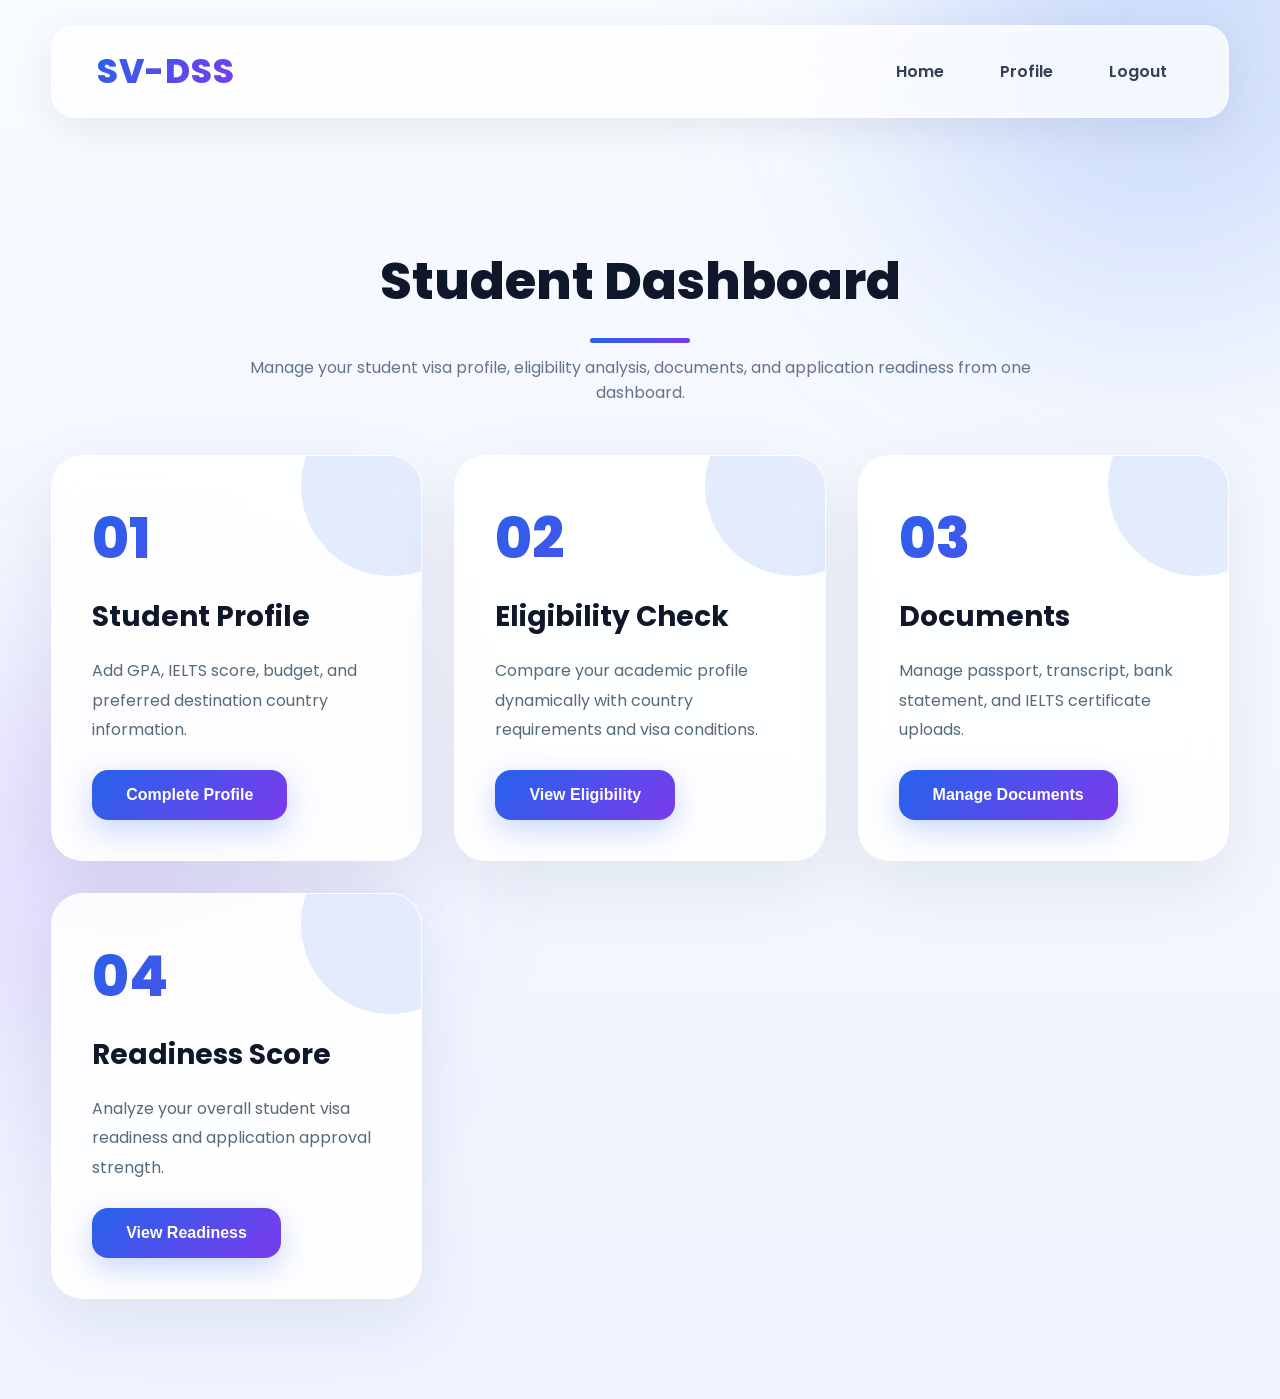
<file: dashboard.html>
<!DOCTYPE html>
<html lang="en">
<head>
    <meta charset="UTF-8">
    <meta name="viewport" content="width=device-width, initial-scale=1.0">
    <title>Dashboard</title>

    <link rel="stylesheet" href="css/style.css">

    <link href="https://fonts.googleapis.com/css2?family=Poppins:wght@300;400;500;600;700&display=swap" rel="stylesheet">
</head>
<body>

    <div class="navbar">

        <div class="logo">
            SV-DSS
        </div>

        <nav>
            <a href="index.html">Home</a>
            <a href="profile.html">Profile</a>
            <a href="login.html">Logout</a>
        </nav>

    </div>

    <div class="container">

        <h1 class="section-title">
            Student Dashboard
        </h1>

        <p style="text-align:center; max-width:800px; margin:auto; color:#64748b; margin-bottom:50px;">
            Manage your student visa profile, eligibility analysis,
            documents, and application readiness from one dashboard.
        </p>

        <div class="dashboard-grid">

            <div class="dashboard-card">

                <div class="card-value">
                    01
                </div>

                <h3>Student Profile</h3>

                <p>
                    Add GPA, IELTS score, budget, and preferred
                    destination country information.
                </p>

                <br>

                <a href="profile.html">
                    <button>
                        Complete Profile
                    </button>
                </a>

            </div>

            <div class="dashboard-card">

                <div class="card-value">
                    02
                </div>

                <h3>Eligibility Check</h3>

                <p>
                    Compare your academic profile dynamically with
                    country requirements and visa conditions.
                </p>

                <br>

                <a href="php/eligibility.php">
                    <button>
                        View Eligibility
                    </button>
                </a>

            </div>

            <div class="dashboard-card">

                <div class="card-value">
                    03
                </div>

                <h3>Documents</h3>

                <p>
                    Manage passport, transcript, bank statement,
                    and IELTS certificate uploads.
                </p>

                <br>

                <a href="documents.html">
                    <button>
                        Manage Documents
                    </button>
                </a>

            </div>

            <div class="dashboard-card">

                <div class="card-value">
                    04
                </div>

                <h3>Readiness Score</h3>

                <p>
                    Analyze your overall student visa readiness and
                    application approval strength.
                </p>

                <br>

                <a href="readiness.php">
                    <button>
                        View Readiness
                    </button>
                </a>

            </div>

        </div>

    </div>

</body>
</html>
</file>
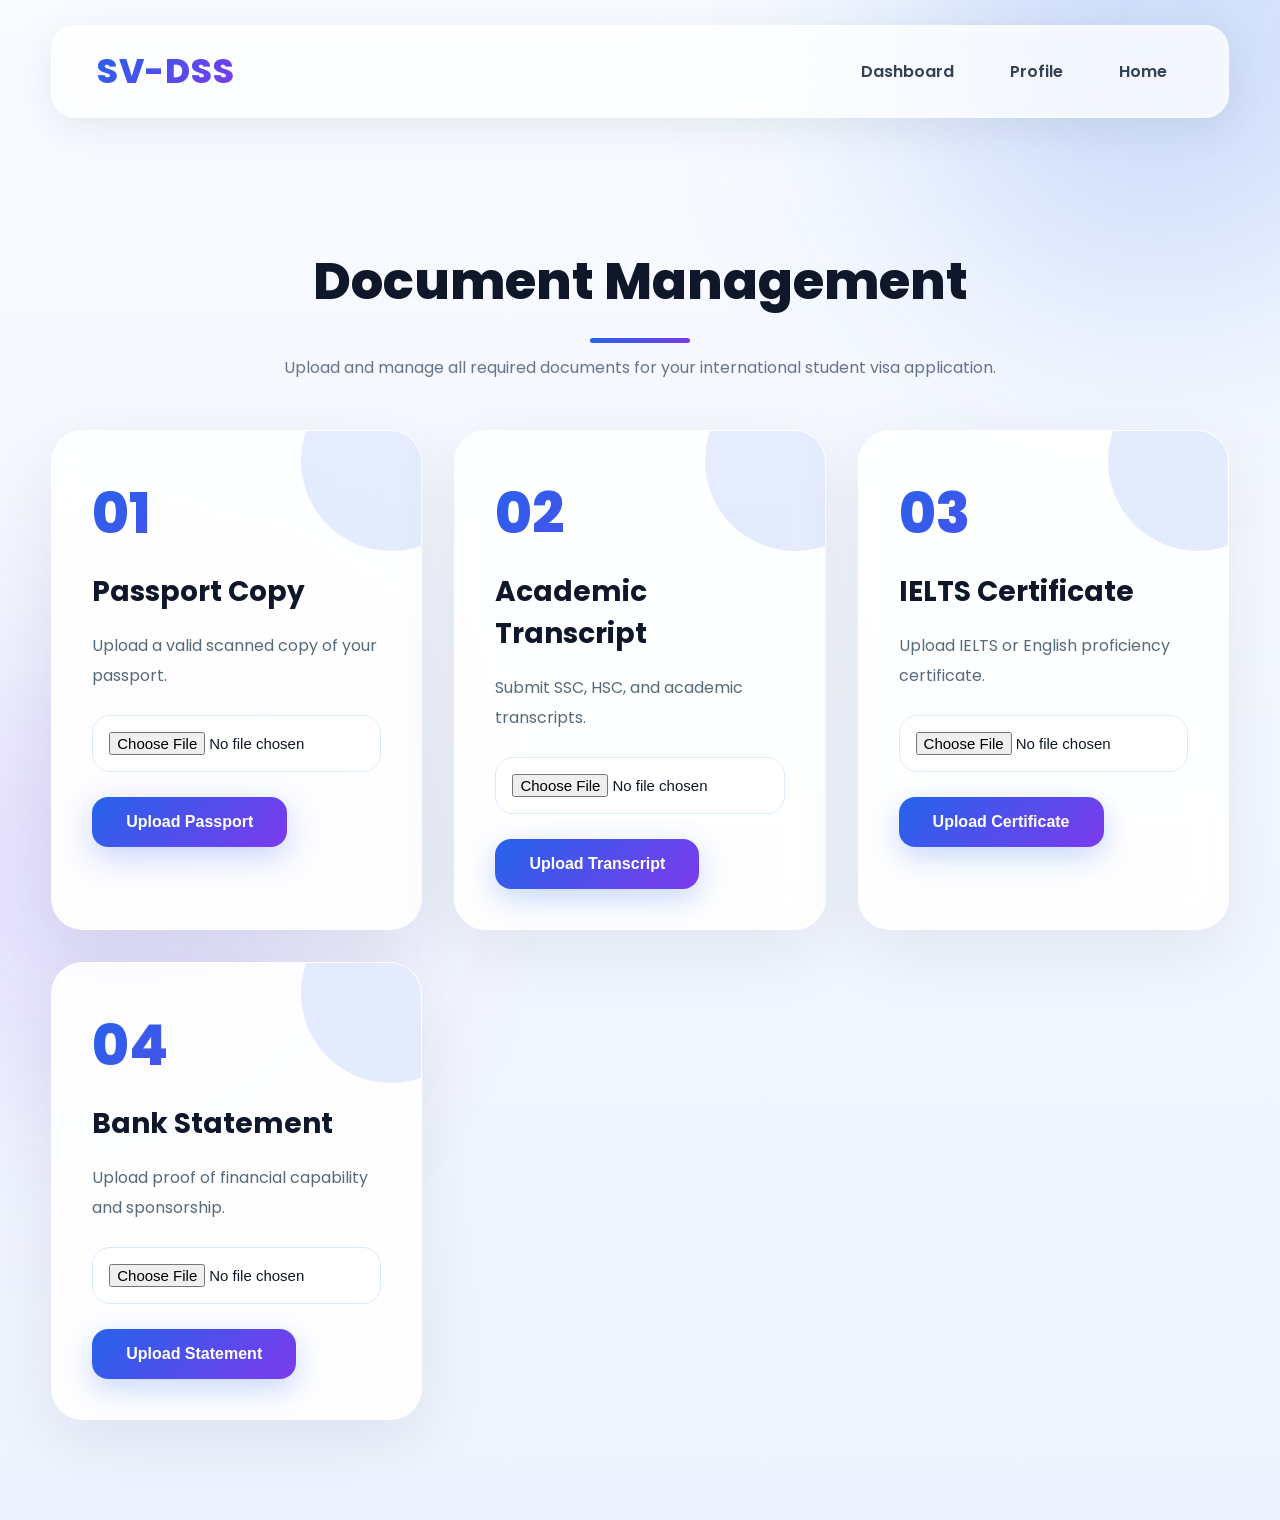
<file: documents.html>
<!DOCTYPE html>
<html lang="en">
<head>
    <meta charset="UTF-8">
    <meta name="viewport" content="width=device-width, initial-scale=1.0">
    <title>Documents</title>

    <link rel="stylesheet" href="css/style.css">

    <link href="https://fonts.googleapis.com/css2?family=Poppins:wght@300;400;500;600;700;800&display=swap" rel="stylesheet">
</head>
<body>

    <div class="navbar">

        <div class="logo">
            SV-DSS
        </div>

        <nav>
            <a href="dashboard.html">Dashboard</a>
            <a href="profile.html">Profile</a>
            <a href="index.html">Home</a>
        </nav>

    </div>

    <div class="container">

        <h1 class="section-title">
            Document Management
        </h1>

        <p style="
            text-align:center;
            max-width:800px;
            margin:auto;
            color:#64748b;
            margin-bottom:50px;
        ">
            Upload and manage all required documents
            for your international student visa application.
        </p>

        <div class="dashboard-grid">

            <div class="dashboard-card">

                <div class="card-value">
                    01
                </div>

                <h3>Passport Copy</h3>

                <p>
                    Upload a valid scanned copy of your passport.
                </p>

                <br>

                <input type="file">

                <br><br>

                <button>
                    Upload Passport
                </button>

            </div>

            <div class="dashboard-card">

                <div class="card-value">
                    02
                </div>

                <h3>Academic Transcript</h3>

                <p>
                    Submit SSC, HSC, and academic transcripts.
                </p>

                <br>

                <input type="file">

                <br><br>

                <button>
                    Upload Transcript
                </button>

            </div>

            <div class="dashboard-card">

                <div class="card-value">
                    03
                </div>

                <h3>IELTS Certificate</h3>

                <p>
                    Upload IELTS or English proficiency certificate.
                </p>

                <br>

                <input type="file">

                <br><br>

                <button>
                    Upload Certificate
                </button>

            </div>

            <div class="dashboard-card">

                <div class="card-value">
                    04
                </div>

                <h3>Bank Statement</h3>

                <p>
                    Upload proof of financial capability and sponsorship.
                </p>

                <br>

                <input type="file">

                <br><br>

                <button>
                    Upload Statement
                </button>

            </div>

        </div>

    </div>

</body>
</html>
</file>
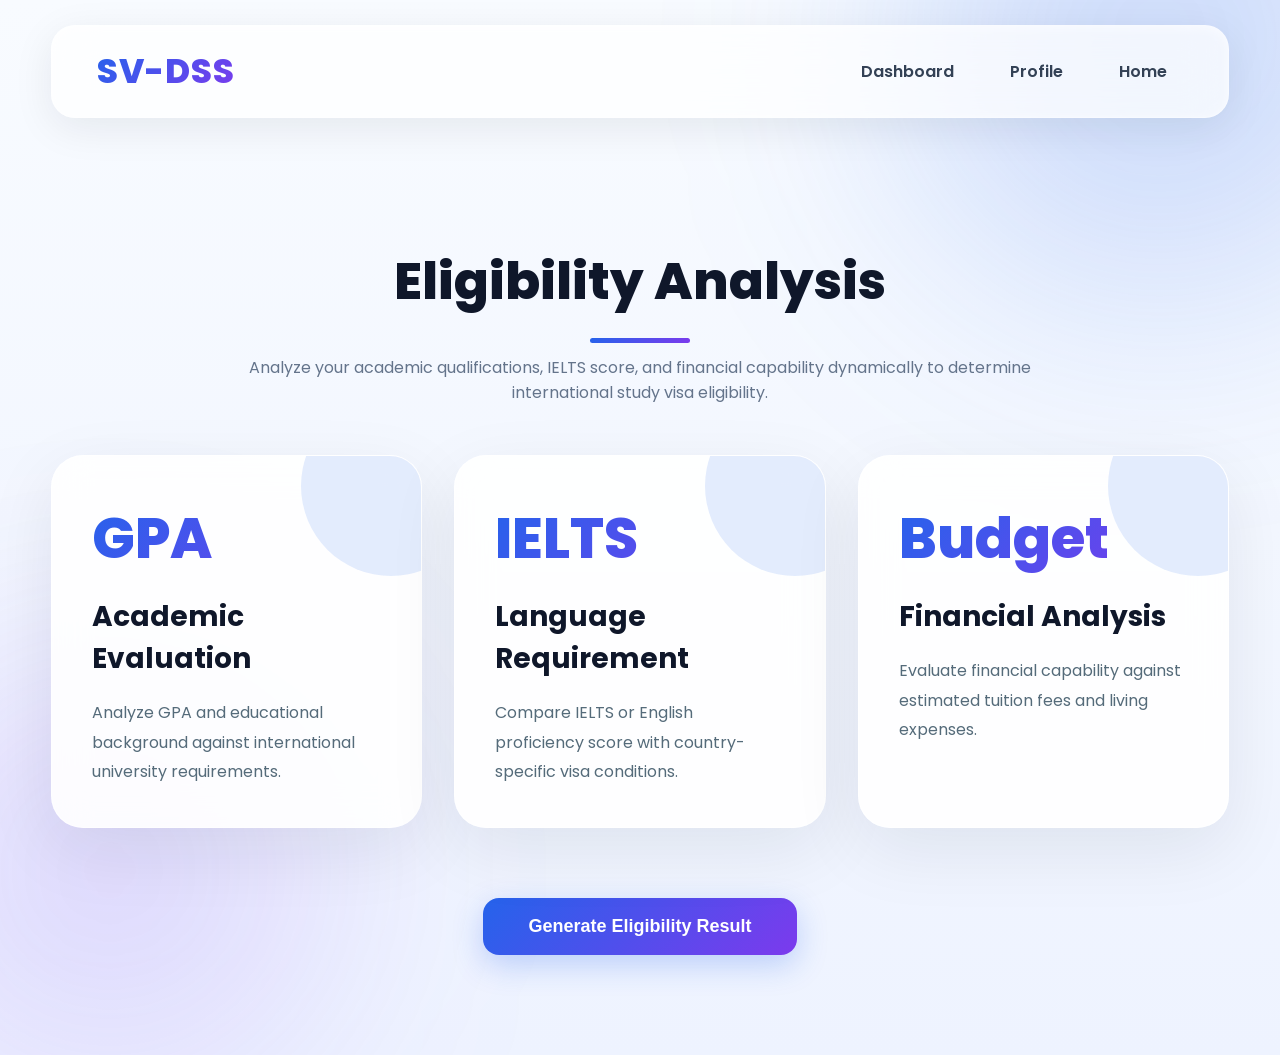
<file: eligibility.html>
<!DOCTYPE html>
<html lang="en">
<head>
    <meta charset="UTF-8">
    <meta name="viewport" content="width=device-width, initial-scale=1.0">
    <title>Eligibility Analysis</title>

    <link rel="stylesheet" href="css/style.css">

    <link href="https://fonts.googleapis.com/css2?family=Poppins:wght@300;400;500;600;700;800&display=swap" rel="stylesheet">
</head>
<body>

    <div class="navbar">

        <div class="logo">
            SV-DSS
        </div>

        <nav>
            <a href="dashboard.html">Dashboard</a>
            <a href="profile.html">Profile</a>
            <a href="index.html">Home</a>
        </nav>

    </div>

    <div class="container">

        <h1 class="section-title">
            Eligibility Analysis
        </h1>

        <p style="
            text-align:center;
            max-width:850px;
            margin:auto;
            color:#64748b;
            margin-bottom:50px;
        ">
            Analyze your academic qualifications, IELTS score,
            and financial capability dynamically to determine
            international study visa eligibility.
        </p>

        <div class="dashboard-grid">

            <div class="dashboard-card">

                <div class="card-value">
                    GPA
                </div>

                <h3>Academic Evaluation</h3>

                <p>
                    Analyze GPA and educational background
                    against international university requirements.
                </p>

            </div>

            <div class="dashboard-card">

                <div class="card-value">
                    IELTS
                </div>

                <h3>Language Requirement</h3>

                <p>
                    Compare IELTS or English proficiency score
                    with country-specific visa conditions.
                </p>

            </div>

            <div class="dashboard-card">

                <div class="card-value">
                    Budget
                </div>

                <h3>Financial Analysis</h3>

                <p>
                    Evaluate financial capability against estimated
                    tuition fees and living expenses.
                </p>

            </div>

        </div>

        <div style="
            margin-top:70px;
            text-align:center;
        ">

            <a href="php/eligibility.php">

                <button style="
                    padding:18px 45px;
                    font-size:18px;
                ">
                    Generate Eligibility Result
                </button>

            </a>

        </div>

    </div>

</body>
</html>
</file>
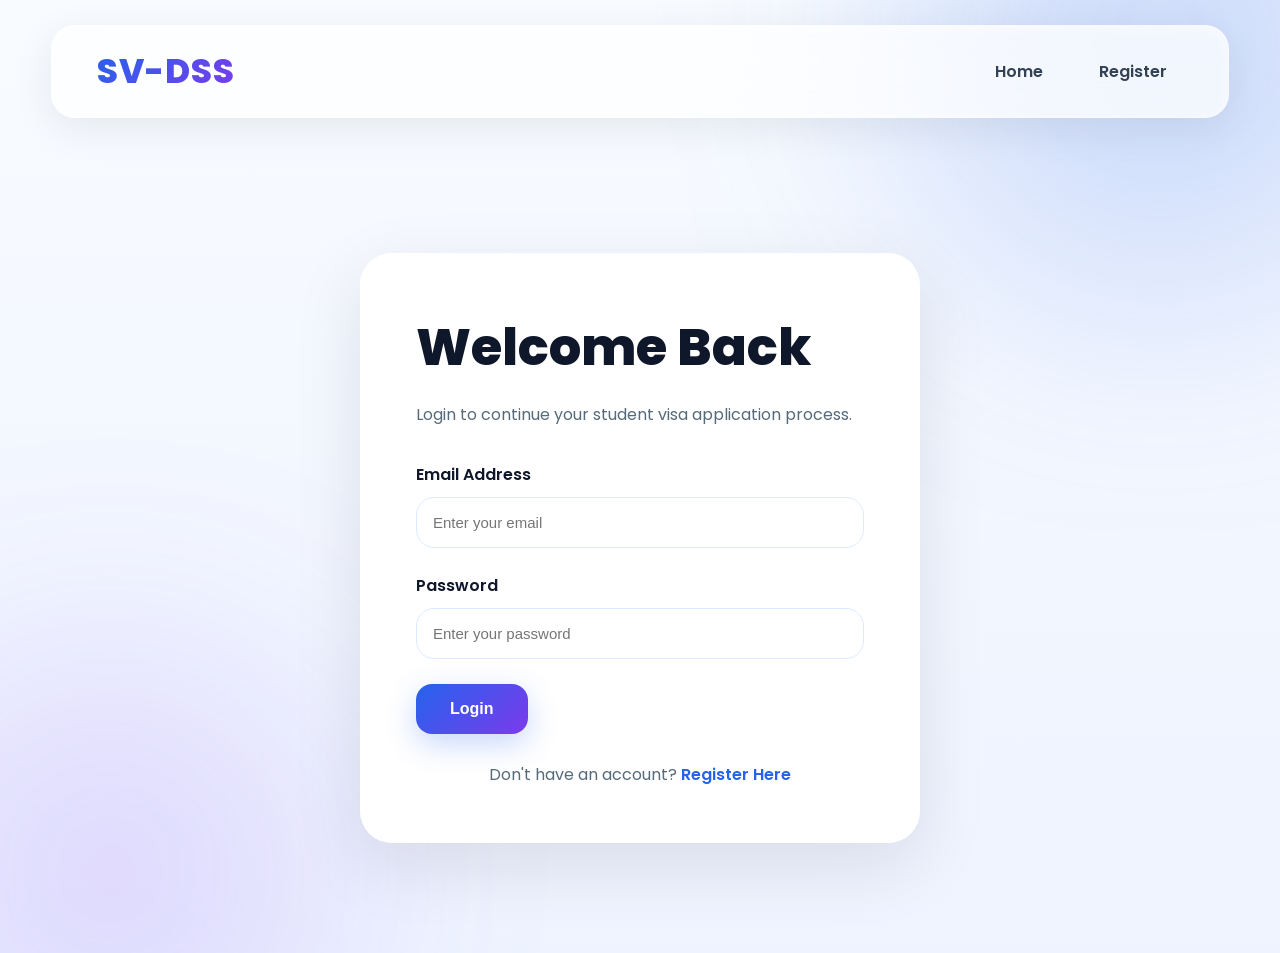
<file: login.html>
<!DOCTYPE html>
<html lang="en">
<head>
    <meta charset="UTF-8">
    <meta name="viewport" content="width=device-width, initial-scale=1.0">
    <title>Login</title>

    <link rel="stylesheet" href="css/style.css">

    <link href="https://fonts.googleapis.com/css2?family=Poppins:wght@300;400;500;600;700&display=swap" rel="stylesheet">
</head>
<body>

    <div class="navbar">

        <div class="logo">
            SV-DSS
        </div>

        <nav>
            <a href="index.html">Home</a>
            <a href="register.html">Register</a>
        </nav>

    </div>

    <div class="auth-container">

        <div class="auth-card">

            <h1>Welcome Back</h1>

            <p>
                Login to continue your student visa application process.
            </p>

            <form action="php/login.php" method="POST">

                <div class="form-group">

                    <label>Email Address</label>

                    <input
                        type="email"
                        name="email"
                        placeholder="Enter your email"
                        required
                    >

                </div>

                <div class="form-group">

                    <label>Password</label>

                    <input
                        type="password"
                        name="password"
                        placeholder="Enter your password"
                        required
                    >

                </div>

                <button type="submit">
                    Login
                </button>

            </form>

            <div class="auth-footer">

                Don't have an account?

                <a href="register.html">
                    Register Here
                </a>

            </div>

        </div>

    </div>

</body>
</html>
</file>
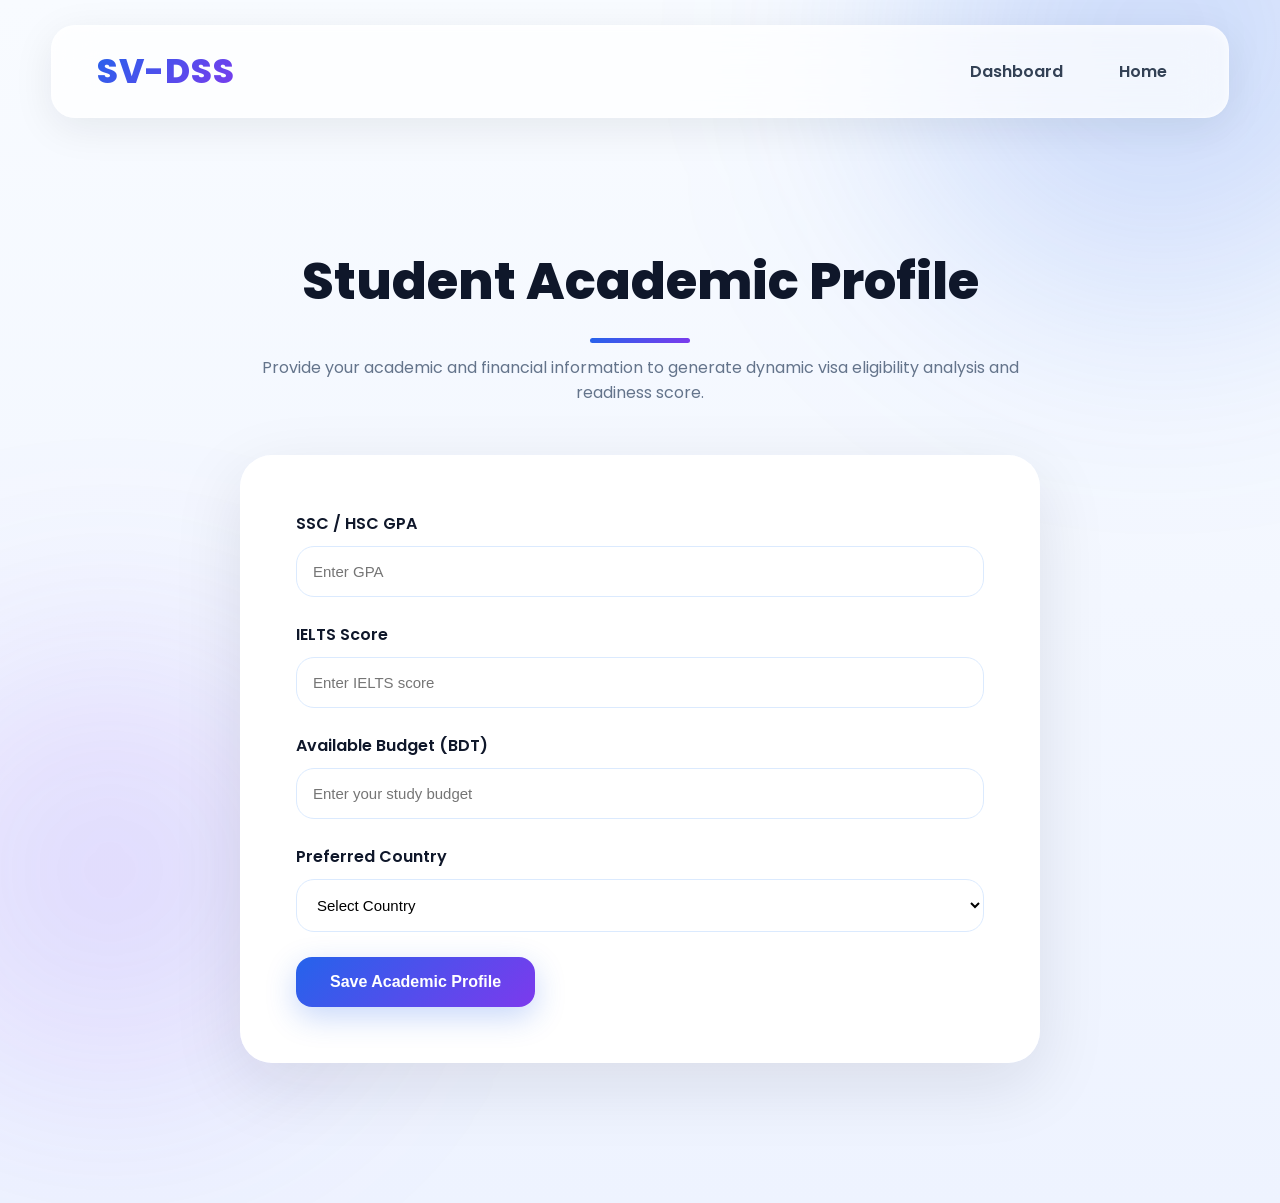
<file: profile.html>
<!DOCTYPE html>
<html lang="en">
<head>
    <meta charset="UTF-8">
    <meta name="viewport" content="width=device-width, initial-scale=1.0">

    <title>Student Profile</title>

    <link rel="stylesheet" href="css/style.css">

    <link href="https://fonts.googleapis.com/css2?family=Poppins:wght@300;400;500;600;700&display=swap" rel="stylesheet">
</head>
<body>

    <div class="navbar">

        <div class="logo">
            SV-DSS
        </div>

        <nav>
            <a href="dashboard.html">Dashboard</a>
            <a href="index.html">Home</a>
        </nav>

    </div>

    <div class="container">

        <h1 class="section-title">
            Student Academic Profile
        </h1>

        <p style="
            text-align:center;
            max-width:800px;
            margin:auto;
            color:#64748b;
            margin-bottom:50px;
        ">
            Provide your academic and financial information to
            generate dynamic visa eligibility analysis and readiness score.
        </p>

        <div class="auth-container" style="min-height:auto; padding-top:0;">

            <div class="auth-card" style="max-width:800px;">

                <form action="php/save_profile.php" method="POST">

                    <div class="form-group">

                        <label>SSC / HSC GPA</label>

                        <input
                            type="number"
                            step="0.01"
                            name="gpa"
                            placeholder="Enter GPA"
                            required
                        >

                    </div>

                    <div class="form-group">

                        <label>IELTS Score</label>

                        <input
                            type="number"
                            step="0.5"
                            name="ielts"
                            placeholder="Enter IELTS score"
                            required
                        >

                    </div>

                    <div class="form-group">

                        <label>Available Budget (BDT)</label>

                        <input
                            type="number"
                            name="budget"
                            placeholder="Enter your study budget"
                            required
                        >

                    </div>

                    <div class="form-group">

                        <label>Preferred Country</label>

                        <select name="country" required>

                            <option value="">
                                Select Country
                            </option>

                            <option value="Canada">
                                Canada
                            </option>

                            <option value="United Kingdom">
                                United Kingdom
                            </option>

                            <option value="Australia">
                                Australia
                            </option>

                            <option value="USA">
                                USA
                            </option>

                        </select>

                    </div>

                    <button type="submit">
                        Save Academic Profile
                    </button>

                </form>

            </div>

        </div>

    </div>

</body>
</html>
</file>
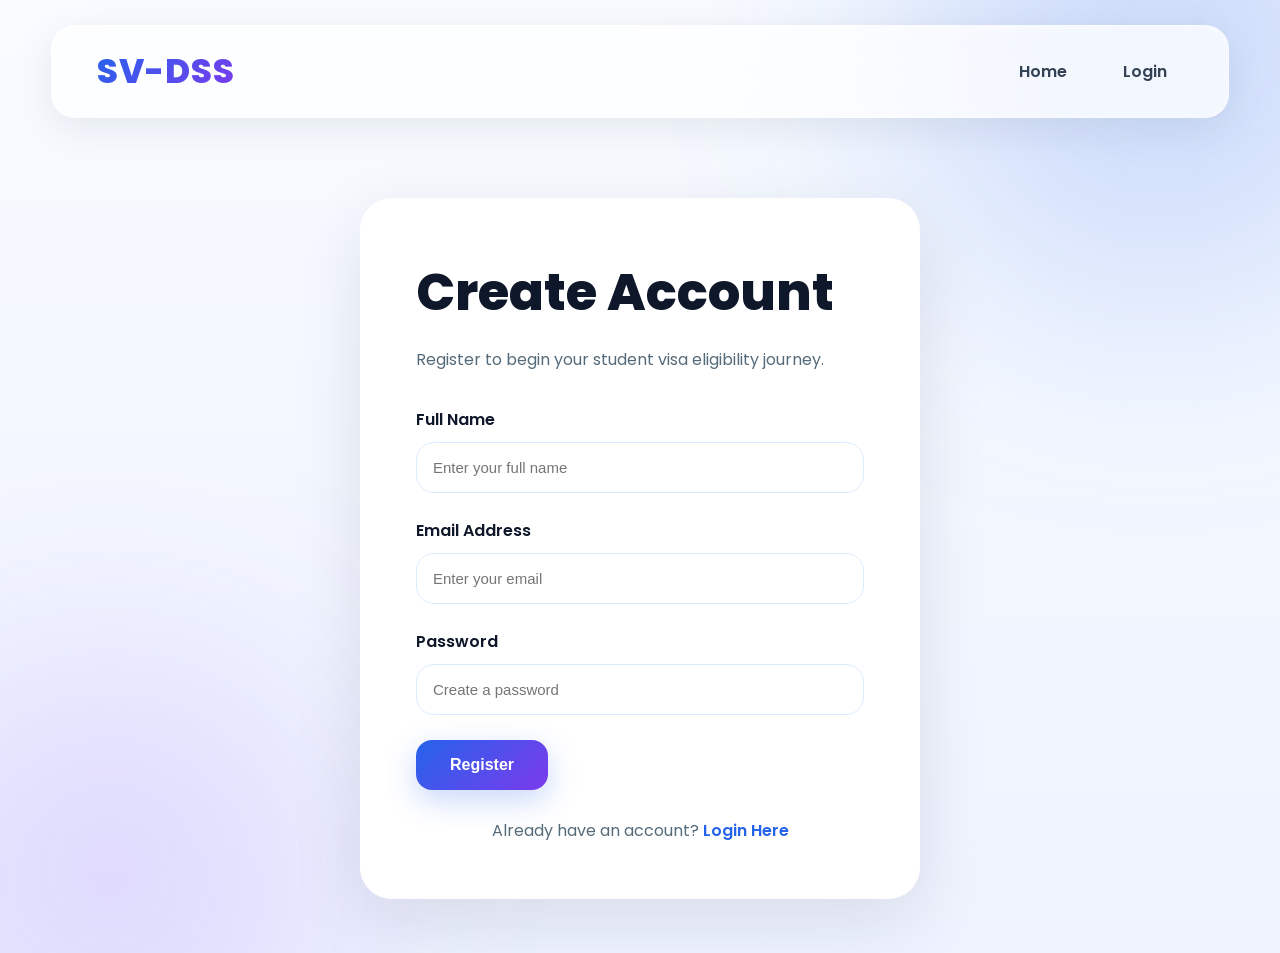
<file: register.html>
<!DOCTYPE html>
<html lang="en">
<head>
    <meta charset="UTF-8">
    <meta name="viewport" content="width=device-width, initial-scale=1.0">
    <title>Register</title>

    <link rel="stylesheet" href="css/style.css">

    <link href="https://fonts.googleapis.com/css2?family=Poppins:wght@300;400;500;600;700&display=swap" rel="stylesheet">
</head>
<body>

    <div class="navbar">

        <div class="logo">
            SV-DSS
        </div>

        <nav>
            <a href="index.html">Home</a>
            <a href="login.html">Login</a>
        </nav>

    </div>

    <div class="auth-container">

        <div class="auth-card">

            <h1>Create Account</h1>

            <p>
                Register to begin your student visa eligibility journey.
            </p>

            <form action="php/register.php" method="POST">

                <div class="form-group">

                    <label>Full Name</label>

                    <input
                        type="text"
                        name="name"
                        placeholder="Enter your full name"
                        required
                    >

                </div>

                <div class="form-group">

                    <label>Email Address</label>

                    <input
                        type="email"
                        name="email"
                        placeholder="Enter your email"
                        required
                    >

                </div>

                <div class="form-group">

                    <label>Password</label>

                    <input
                        type="password"
                        name="password"
                        placeholder="Create a password"
                        required
                    >

                </div>

                <button type="submit">
                    Register
                </button>

            </form>

            <div class="auth-footer">

                Already have an account?

                <a href="login.html">
                    Login Here
                </a>

            </div>

        </div>

    </div>

</body>
</html>
</file>
<file: css/style.css>
@import url('https://fonts.googleapis.com/css2?family=Poppins:wght@300;400;500;600;700;800&display=swap');

:root{
    --bg: #eef3ff;
    --surface: rgba(255,255,255,0.90);
    --surface-strong: rgba(255,255,255,0.98);
    --text: #0f172a;
    --muted: #556b7a;
    --primary: #2563eb;
    --primary-strong: #7c3aed;
    --shadow: 0 30px 80px rgba(15,23,42,0.12);
}

*{
    margin:0;
    padding:0;
    box-sizing:border-box;
}

html{
    scroll-behavior:smooth;
}

body{
    font-family:'Poppins',sans-serif;
    background:linear-gradient(180deg, #f8fbff 0%, #eef3ff 100%);
    color:var(--text);
    overflow-x:hidden;
}

body::before,
body::after{
    content:'';
    position:fixed;
    border-radius:50%;
    filter:blur(120px);
    z-index:-1;
}

body::before{
    width:520px;
    height:520px;
    top:-220px;
    right:-140px;
    background:rgba(37,99,235,0.2);
}

body::after{
    width:420px;
    height:420px;
    bottom:-180px;
    left:-100px;
    background:rgba(124,58,237,0.15);
}

.navbar{
    width:92%;
    max-width:1400px;
    min-height:85px;
    margin:25px auto;
    padding:20px 45px;
    display:flex;
    justify-content:space-between;
    align-items:center;
    position:sticky;
    top:0;
    z-index:999;
    border-radius:24px;
    background:rgba(255,255,255,0.72);
    backdrop-filter:blur(22px);
    border:1px solid rgba(255,255,255,0.4);
    box-shadow:
        0 10px 40px rgba(15,23,42,0.08),
        0 2px 10px rgba(255,255,255,0.5) inset;
}

.logo{
    font-size:34px;
    font-weight:800;
    letter-spacing:1px;
    background:linear-gradient(135deg, var(--primary), var(--primary-strong));
    -webkit-background-clip:text;
    -webkit-text-fill-color:transparent;
}

.navbar nav{
    display:flex;
    gap:24px;
    flex-wrap:wrap;
}

.navbar nav a{
    text-decoration:none;
    color:#334155;
    font-weight:600;
    font-size:16px;
    padding:10px 16px;
    border-radius:14px;
    transition:0.25s ease;
}

.navbar nav a:hover{
    background:rgba(37,99,235,0.12);
    color:var(--primary);
}

/* HERO */

.hero-section{
    min-height:78vh;
    border-radius:40px;
    overflow:hidden;
    margin:0 3% 80px 3%;
    background-image:url('/student_visa_system/images/hero.jpg');
    background-size:cover;
    background-position:center 25%;
    position:relative;
    box-shadow:0 30px 80px rgba(15,23,42,0.18);
}

.hero-section::after{
    content:'';
    position:absolute;
    inset:0;
    background:linear-gradient(135deg, rgba(15,23,42,0.55), rgba(37,99,235,0.45));
}

.hero-overlay{
    position:relative;
    z-index:2;

    width:100%;
    height:100%;

    display:flex;
    justify-content:center;
    align-items:center;

    padding:28px 24px;

    text-align:center;
}
.hero-content{
    position:relative;
    z-index:3;

    max-width:1000px;
    color:white;
    padding-top:70px;
    animation: fadeInUp 1s ease both;
}

.hero-content h1{
    font-size:72px;
    line-height:1.05;
    font-weight:800;
    margin-bottom:28px;
    text-shadow:0 10px 30px rgba(0,0,0,0.35);
}

.hero-content p{
    font-size:22px;
    color:#dbeafe;
    margin-bottom:45px;
    line-height:1.9;
    max-width:950px;
    margin-left:auto;
    margin-right:auto;
}

/* BUTTONS */

.hero-buttons{
    display:flex;
    justify-content:center;
    gap:20px;
    flex-wrap:wrap;
}

button{
    padding:16px 34px;
    border:none;
    border-radius:16px;
    background:linear-gradient(135deg,#2563eb,#7c3aed);
    color:white;
    font-size:16px;
    font-weight:600;
    cursor:pointer;
    transition:0.35s;
    box-shadow:0 10px 30px rgba(37,99,235,0.25);
}

button:hover{
    transform:translateY(-5px) scale(1.02);
    box-shadow:0 15px 40px rgba(37,99,235,0.35);
}

.secondary-btn{
    background:white;
    color:#0f172a;
}

/* CONTAINER */

.container{
    width:min(92%, 1380px);
    margin:auto;
    padding:100px 0;
}

/* TITLES */

.section-title{
    font-size:3.2rem;
    text-align:center;
    margin-bottom:12px;
    font-weight:800;
    color:var(--text);
    position:relative;
}

.section-title::after{
    content:'';
    width:100px;
    height:5px;
    background:linear-gradient(135deg,var(--primary),var(--primary-strong));
    display:block;
    margin:18px auto 0;
    border-radius:999px;
}

.features-subtitle{
    text-align:center;
    max-width:760px;
    margin:0 auto 40px;
    color:var(--muted);
    font-size:1.05rem;
    line-height:1.8;
}

/* STATS */

.stats-grid{
    display:grid;
    grid-template-columns:repeat(auto-fit,minmax(240px,1fr));
    gap:28px;
    margin-top:-90px;
    position:relative;
    z-index:100;
}

.stats-card{
    position:relative;
    overflow:hidden;
    background:var(--surface);
    backdrop-filter:blur(16px);
    border:1px solid rgba(255,255,255,0.55);
    border-radius:30px;
    padding:42px 28px;
    text-align:center;
    box-shadow:0 20px 60px rgba(15,23,42,0.08);
    animation: fadeInUp 0.9s ease both;
}

.stats-card::before{
    content:'';
    position:absolute;
    inset:0;
    background:radial-gradient(circle at top right, rgba(37,99,235,0.15), transparent 35%);
    pointer-events:none;
}

.stats-card h2{
    font-size:3.5rem;
    margin-bottom:10px;
    background:linear-gradient(135deg,var(--primary),var(--primary-strong));
    -webkit-background-clip:text;
    -webkit-text-fill-color:transparent;
}

.stats-card p{
    color:var(--muted);
    font-weight:600;
}

/* CARDS */

.dashboard-grid{
    display:grid;
    grid-template-columns:repeat(auto-fit,minmax(300px,1fr));
    gap:32px;
    margin-top:50px;
}

.dashboard-card{
    background:var(--surface);
    backdrop-filter:blur(18px);
    border-radius:32px;
    padding:40px;
    border:1px solid rgba(255,255,255,0.55);
    box-shadow:0 22px 70px rgba(15,23,42,0.08);
    transition:transform 0.35s ease, box-shadow 0.35s ease;
    position:relative;
    overflow:hidden;
    animation: fadeInUp 0.95s ease both;
}

.dashboard-card::before{
    content:'';
    position:absolute;
    width:180px;
    height:180px;
    background:rgba(37,99,235,0.12);
    border-radius:50%;
    top:-60px;
    right:-60px;
}

.dashboard-card:hover{
    transform:translateY(-8px);
    box-shadow:0 26px 80px rgba(15,23,42,0.12);
}

.dashboard-card h3{
    font-size:1.75rem;
    margin-bottom:18px;
    color:var(--text);
    position:relative;
    z-index:2;
}

.dashboard-card p{
    color:var(--muted);
    line-height:1.85;
    position:relative;
    z-index:2;
}

.card-value{
    font-size:3.5rem;
    font-weight:800;
    margin-bottom:15px;
    background:linear-gradient(135deg,var(--primary),var(--primary-strong));
    -webkit-background-clip:text;
    -webkit-text-fill-color:transparent;
    position:relative;
    z-index:2;
}

.card-meta{
    color:var(--muted);
    margin-top:12px;
    font-size:0.95rem;
    position:relative;
    z-index:2;
}


/* COUNTRY CARDS */

.country-grid{
    display:grid;
    grid-template-columns:repeat(auto-fit,minmax(320px,1fr));
    gap:32px;
    margin-top:50px;
}

.country-card{
    overflow:hidden;
    border-radius:32px;
    background:#ffffff;
    box-shadow:0 24px 80px rgba(15,23,42,0.10);
    transition:transform 0.35s ease, box-shadow 0.35s ease;
    animation: fadeInUp 1s ease both;
}

.country-card:hover{
    transform:translateY(-10px);
    box-shadow:0 28px 90px rgba(15,23,42,0.14);
}

.country-card img{
    width:100%;
    height:260px;
    object-fit:cover;
    transition:transform 0.5s ease;
}

.country-card:hover img{
    transform:scale(1.05);
}

.country-info{
    padding:28px;
}

.country-info h3{
    font-size:2rem;
    margin-bottom:12px;
}

.country-info p{
    color:#556b7a;
    line-height:1.8;
}

/* AUTH */

.auth-container{
    width:100%;
    min-height:90vh;
    display:flex;
    justify-content:center;
    align-items:center;
    padding:40px 20px;
}

.auth-card{
    width:100%;
    max-width:560px;
    background:var(--surface-strong);
    backdrop-filter:blur(18px);
    border-radius:32px;
    padding:55px;
    border:1px solid rgba(255,255,255,0.45);
    box-shadow:0 22px 70px rgba(15,23,42,0.10);
}

.auth-card h1{
    font-size:3.2rem;
    margin-bottom:16px;
    font-weight:800;
}

.auth-card p{
    color:var(--muted);
    margin-bottom:35px;
}

.form-group{
    margin-bottom:25px;
}

.form-group label{
    display:block;
    margin-bottom:10px;
    font-weight:600;
    color:var(--text);
}

input,
select{
    width:100%;
    padding:16px;
    border-radius:18px;
    border:1px solid #dbeafe;
    background:#ffffff;
    font-size:15px;
    transition:0.3s ease;
    outline:none;
}

input:focus,
select:focus{
    border-color:var(--primary);
    box-shadow:0 0 0 5px rgba(37,99,235,0.12);
}

.auth-footer{
    margin-top:28px;
    text-align:center;
    color:var(--muted);
}

.auth-footer a{
    color:var(--primary);
    text-decoration:none;
    font-weight:600;
}

/* RESPONSIVE */

@media(max-width:1100px){

    .hero-content h1{
        font-size:4.3rem;
    }

    .hero-content p{
        font-size:1.1rem;
    }

    .navbar{
        padding:18px 32px;
    }
}

@media(max-width:900px){

    .hero-content h1{
        font-size:3.4rem;
    }

    .hero-content p{
        font-size:1rem;
    }

    .container{
        padding:80px 0;
    }

    .dashboard-card{
        padding:34px;
    }
}

@media(max-width:700px){

    .hero-section{
        min-height:72vh;
        margin-bottom:60px;
    }

    .hero-content h1{
        font-size:2.8rem;
    }

    .section-title{
        font-size:2.4rem;
    }

    .dashboard-grid,
    .country-grid,
    .stats-grid{
        grid-template-columns:1fr;
    }

    .container{
        width:min(96%, 1000px);
        padding:60px 0;
    }

    button{
        width:100%;
    }
}

@media(max-width:520px){

    .navbar{
        width:100%;
        margin:0;
        padding:18px 20px;
        border-radius:0;
        background:rgba(255,255,255,0.95);
    }

    .hero-section{
        border-radius:0;
        margin:0;
    }

    .hero-content h1{
        font-size:2.2rem;
    }

    .hero-section{
        min-height:65vh;
    }

    .section-title{
        font-size:2rem;
    }

    .country-card img{
        height:220px;
    }
}

@keyframes fadeInUp{
    from{
        opacity:0;
        transform:translateY(28px);
    }
    to{
        opacity:1;
        transform:translateY(0);
    }
}
/* REMOVE OLD UNDERLINE */


.navbar nav a::after{
    display:none;
}
/* FEATURES SECTION */

.features-section{
    padding:120px 0;
}

.features-subtitle{
    max-width:850px;
    margin:auto;
    text-align:center;
    color:#64748b;
    font-size:18px;
    line-height:1.9;
    margin-bottom:60px;
}

.feature-icon{
    width:90px;
    height:90px;

    display:flex;
    align-items:center;
    justify-content:center;

    border-radius:24px;

    background:linear-gradient(
        135deg,
        #2563eb20,
        #7c3aed20
    );

    font-size:40px;

    margin-bottom:25px;
}
/* PROGRESS BAR */

/* PROGRESS BAR */

.progress-bar{

    width:100%;
    height:12px;

    background:#e2e8f0;

    border-radius:50px;

    overflow:hidden;

    margin-top:10px;
}

.progress-fill{

    height:100%;

    background:linear-gradient(
        90deg,
        #22c55e,
        #2563eb
    );

    border-radius:50px;
}

/* MINI UNIVERSITY CARD */

.mini-university-card{

    background:#f8fafc;

    border:1px solid #e2e8f0;

    border-radius:18px;

    padding:18px;

    margin-bottom:18px;

    transition:0.3s;
}

.mini-university-card:hover{

    transform:translateY(-3px);

    box-shadow:0 10px 30px rgba(15,23,42,0.06);
}

.mini-university-card strong{

    font-size:17px;

    color:#0f172a;
}

.mini-university-card p{

    margin-top:8px;

    color:#64748b;

    font-size:14px;
}

/* COUNTRY INSIGHT BOX */

.country-insight-box{

    margin-top:30px;
    margin-bottom:30px;

    background:#f8fafc;

    border:1px solid #e2e8f0;

    border-radius:22px;

    padding:22px;
}

.country-insight-box h4{

    margin-bottom:20px;

    color:#0f172a;

    font-size:20px;
}

.insight-grid{

    display:grid;

    grid-template-columns:repeat(2,1fr);

    gap:18px;
}

.insight-item{

    background:white;

    border-radius:16px;

    padding:18px;

    border:1px solid #e2e8f0;
}

.insight-item span{

    display:block;

    color:#64748b;

    font-size:14px;

    margin-bottom:8px;
}

.insight-item strong{

    color:#0f172a;

    font-size:18px;
}
/* ANALYTICS BOX */

.analytics-box{

    margin-top:30px;

    display:flex;

    flex-direction:column;

    gap:15px;
}

.analytics-item{

    background:#f8fafc;

    border:1px solid #e2e8f0;

    border-radius:18px;

    padding:18px;

    display:flex;

    justify-content:space-between;

    align-items:center;
}

.analytics-item span{

    color:#64748b;
}

.analytics-item strong{

    color:#0f172a;
}

/* SUGGESTION LIST */

.suggestion-list{

    padding-left:22px;

    color:#64748b;

    line-height:2.1;
}

.suggestion-list li{

    margin-bottom:12px;
}
/* CHATBOT BUTTON */

.chatbot-button{

    position:fixed;

    right:30px;
    bottom:30px;

    width:70px;
    height:70px;

    border-radius:50%;

    background:linear-gradient(
        135deg,
        #2563eb,
        #7c3aed
    );

    display:flex;
    justify-content:center;
    align-items:center;

    color:white;

    font-size:32px;

    cursor:pointer;

    z-index:9999;

    box-shadow:0 15px 40px rgba(37,99,235,0.35);

    transition:0.3s;
}

.chatbot-button:hover{

    transform:scale(1.08);
}

/* CHATBOT CONTAINER */

.chatbot-container{

    position:fixed;

    right:25px;
    bottom:110px;

    width:360px;
    max-width:90%;

    height:460px;

    background:white;

    border-radius:28px;

    overflow:hidden;

    box-shadow:0 25px 80px rgba(15,23,42,0.18);

    display:none;

    flex-direction:column;

    z-index:9999;
}

.show-chatbot{

    display:flex;
}

/* HEADER */

.chatbot-header{

    background:linear-gradient(
        135deg,
        #2563eb,
        #7c3aed
    );

    color:white;

    padding:20px;

    display:flex;
    justify-content:space-between;
    align-items:center;

    font-weight:600;
}

.chatbot-header button{

    background:none;
    border:none;

    color:white;

    font-size:20px;

    cursor:pointer;

    box-shadow:none;

    padding:0;
}

/* BODY */

.chatbot-body{

    flex:1;

    padding:20px;
    padding-bottom:20px;

    overflow-y:auto;

    background:#f8fafc;
}

.bot-message,
.user-message{

    padding:14px 18px;

    border-radius:18px;

    margin-bottom:16px;

    max-width:85%;

    line-height:1.7;
}

.bot-message{

    background:white;

    color:#334155;

    border:1px solid #e2e8f0;
}

.user-message{

    background:linear-gradient(
        135deg,
        #2563eb,
        #7c3aed
    );

    color:white;

    margin-left:auto;
}

/* INPUT AREA */

.chatbot-input-area{

    padding:18px;

    border-top:1px solid #e2e8f0;

    display:flex;

    gap:10px;
}

.chatbot-input-area input{

    flex:1;
}

.chatbot-input-area button{

    padding:14px 20px;
}

/* MOBILE */

@media(max-width:600px){

    .chatbot-container{

    width:92%;

    right:4%;

    left:4%;

    bottom:100px;

    height:70vh;
}
}
/* LOGO IMAGE */

.logo img{

    height:90px;

    width:150px;

    object-fit:contain;

    display:block;
}
</file>
